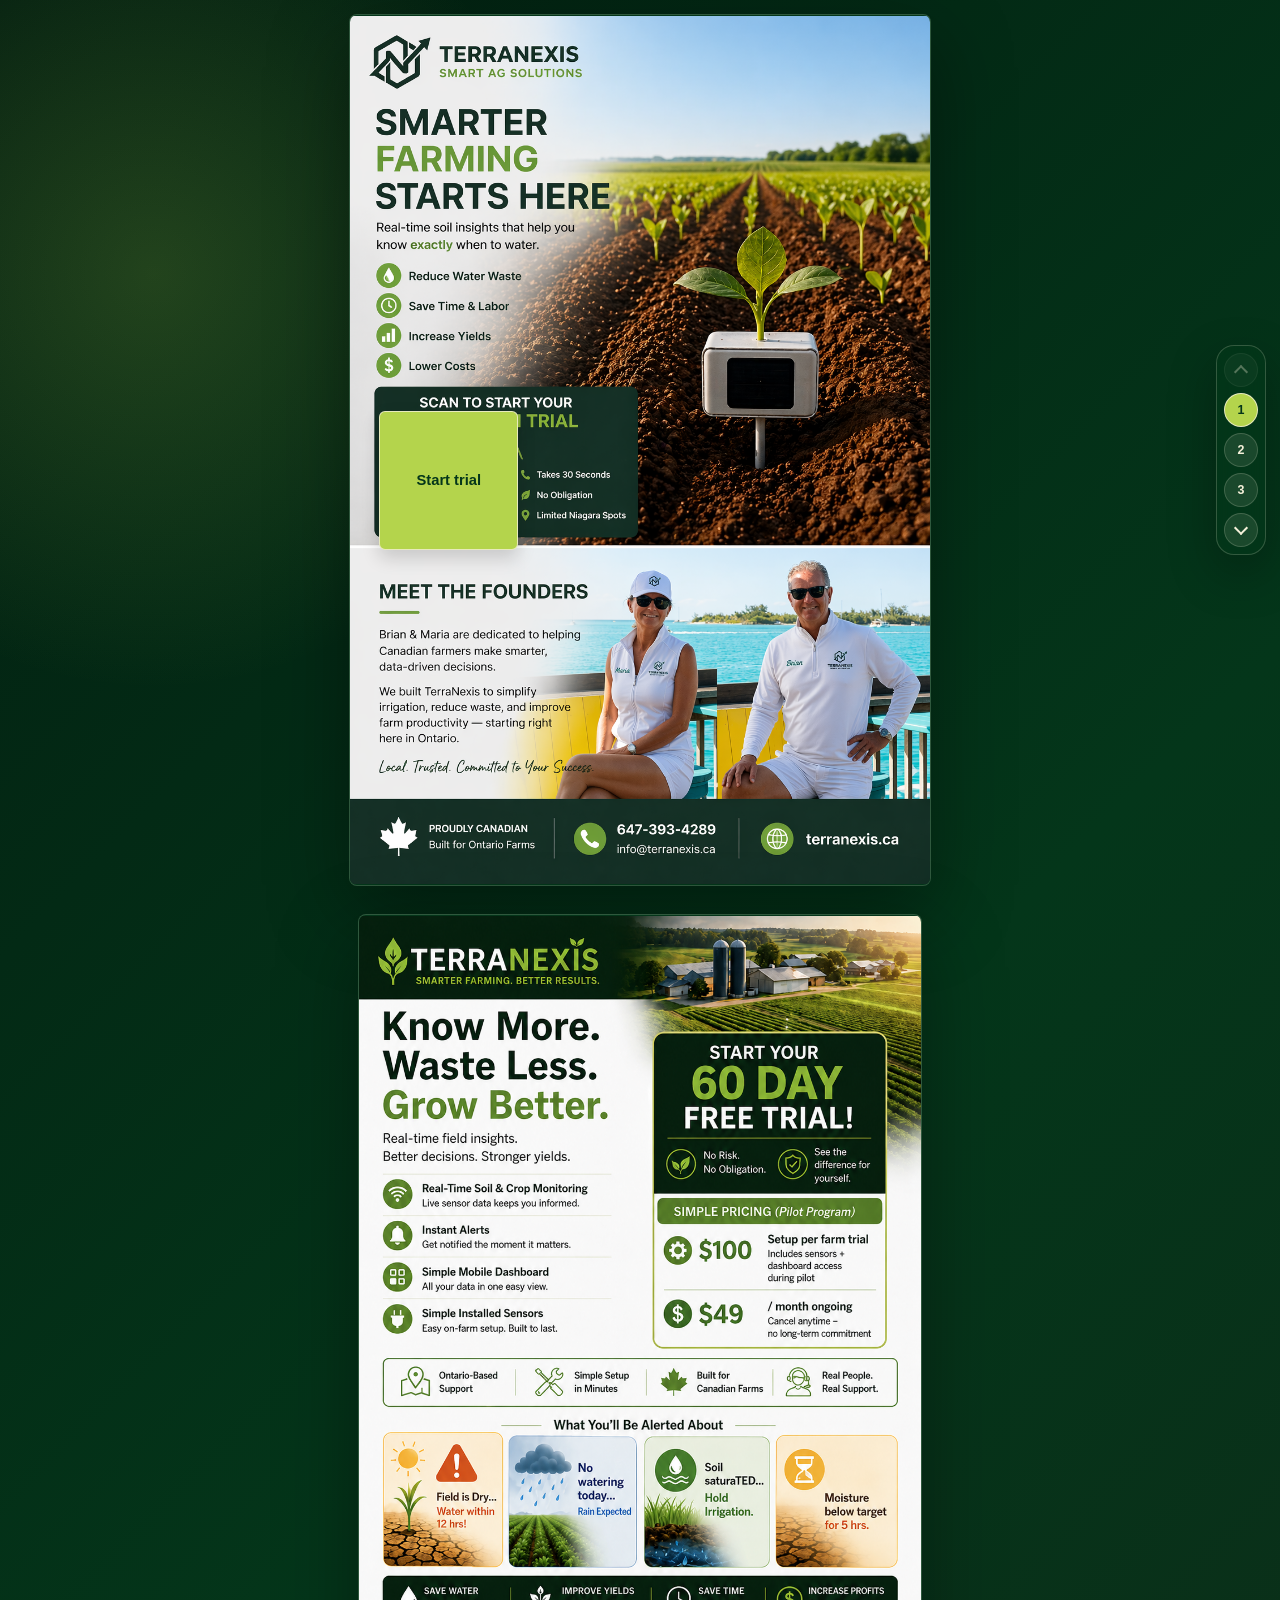
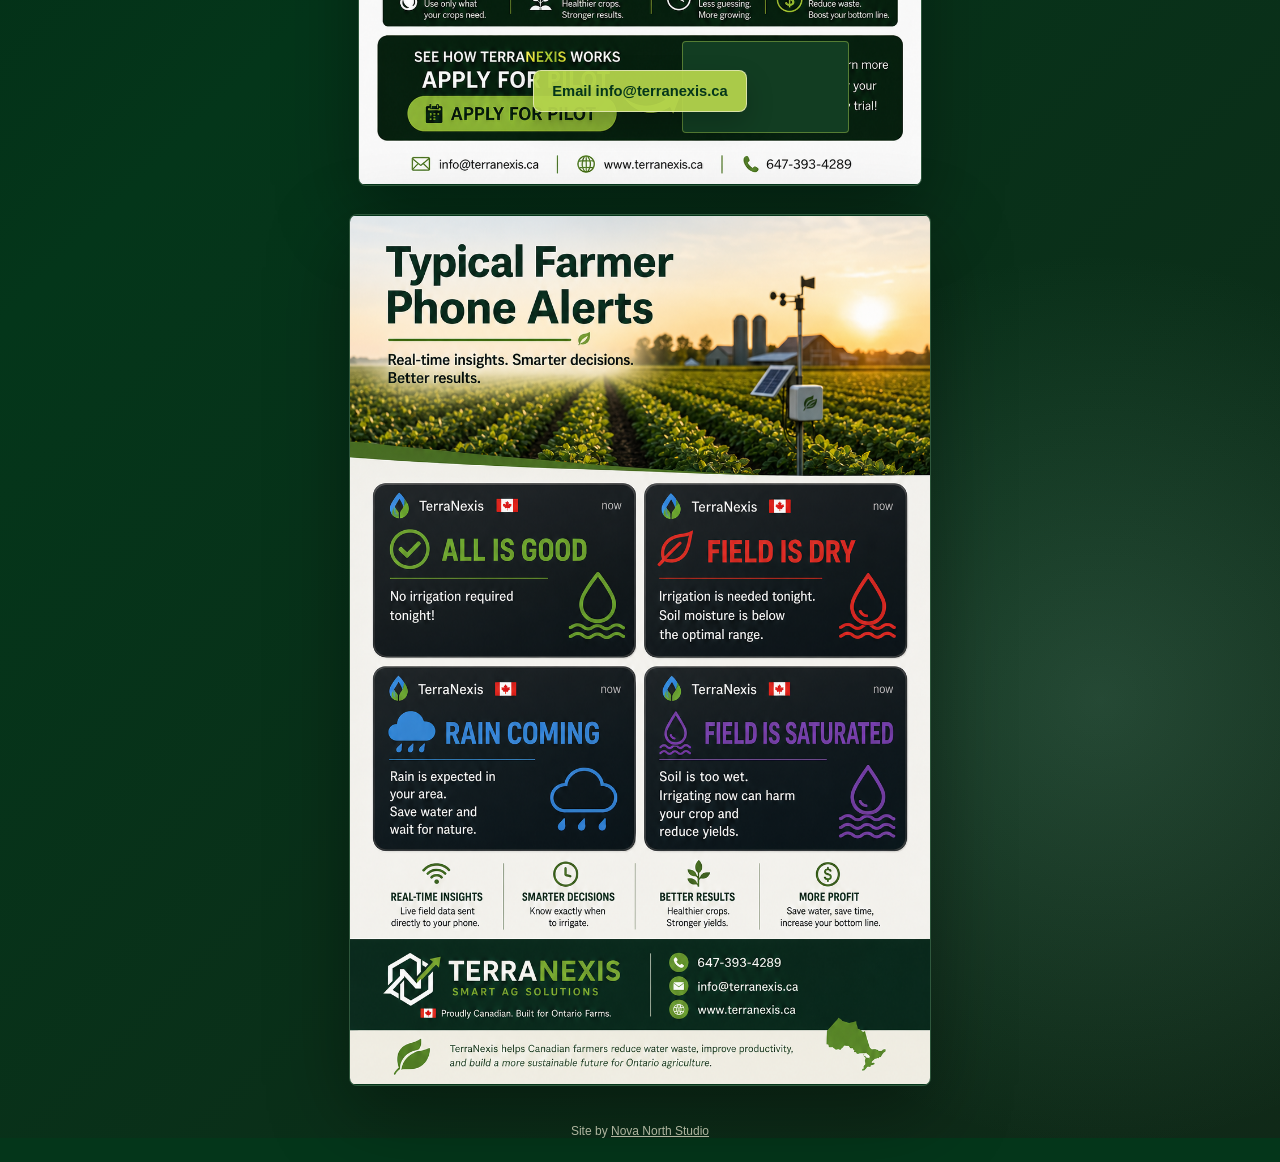
<file: index.html>
<!DOCTYPE html>
<html lang="en">
<head>
<meta charset="utf-8">
<meta name="viewport" content="width=device-width, initial-scale=1, viewport-fit=cover">
<meta name="theme-color" content="#04361A">
<title>TerraNexis — Smarter Farming Starts Here</title>
<meta name="description" content="Real-time soil insights that help you know exactly when to water. Free 60-day farm trial for Ontario growers.">
<link rel="preload" as="image" href="assets/flyer-page-1.png">
<link rel="stylesheet" href="assets/site.css">
<script src="assets/site.js" defer></script>
<script defer src="https://a.178-105-145-93.sslip.io/g.js" data-website-id="69b4342f-e852-4dbe-8676-56ba16d521fa"></script>
<script defer src="https://a.178-105-145-93.sslip.io/c.js"></script>
</head>
<body data-initial-page="1" data-active-page="1">
  <main class="flyer-deck" aria-label="TerraNexis flyer">
    <section class="flyer-page" id="page-1" style="--flyer-aspect: 1024 / 1536;" aria-labelledby="page-1-title">
      <h1 class="visually-hidden" id="page-1-title">TerraNexis — Smarter Farming Starts Here</h1>
      <div class="flyer-frame">
        <img class="flyer-image" src="assets/flyer-page-1.png" alt="TerraNexis — Smarter Farming Starts Here" width="1024" height="1536" fetchpriority="high">
        <a class="qr-link" href="/trial/" aria-label="Start your free TerraNexis farm trial">
          <span class="qr-link__text">Start trial</span>
        </a>
      </div>
    </section>

    <section class="flyer-page" id="page-2" style="--flyer-aspect: 1009 / 1558;" aria-labelledby="page-2-title">
      <h2 class="visually-hidden" id="page-2-title">TerraNexis pilot offer and contact</h2>
      <div class="flyer-frame">
        <img class="flyer-image" src="assets/flyer-page-2.png" alt="TerraNexis flyer — 60-day free farm trial, setup details, and pilot application" width="1009" height="1558" loading="lazy" decoding="async">
        <a class="pilot-link" href="mailto:info@terranexis.ca?subject=TerraNexis%20Pilot%20Application" aria-label="Email TerraNexis to apply for the pilot">
          <span>Email info@terranexis.ca</span>
        </a>
      </div>
    </section>

    <section class="flyer-page" id="page-3" style="--flyer-aspect: 1024 / 1536;" aria-labelledby="page-3-title">
      <h2 class="visually-hidden" id="page-3-title">Typical TerraNexis farmer phone alerts</h2>
      <div class="flyer-frame">
        <img class="flyer-image" src="assets/flyer-page-3.png" alt="TerraNexis flyer — typical farmer phone alerts for irrigation, rain, saturated soil, and all-good conditions" width="1024" height="1536" loading="lazy" decoding="async">
      </div>
    </section>
  </main>

  <nav class="page-rail" aria-label="Flyer pages">
    <button class="rail-arrow rail-arrow--prev" type="button" data-direction="-1" aria-label="Previous page"><span aria-hidden="true"></span></button>
    <a class="page-dot" href="#page-1" data-page-target="1" aria-label="Page 1: Smarter Farming Starts Here" aria-current="page"><span>1</span></a>
    <a class="page-dot" href="#page-2" data-page-target="2" aria-label="Page 2: Pilot offer"><span>2</span></a>
    <a class="page-dot" href="#page-3" data-page-target="3" aria-label="Page 3: Alerts"><span>3</span></a>
    <button class="rail-arrow rail-arrow--next" type="button" data-direction="1" aria-label="Next page"><span aria-hidden="true"></span></button>
  </nav>
  <p class="footer-credit" style="text-align:center;font-size:12px;opacity:.7;margin:24px 0">Site by <a href="https://novanorthstudio.com/?utm_source=terranexis.ca&amp;utm_medium=referral&amp;utm_campaign=site-credit" style="color:inherit">Nova North Studio</a></p>
</body>
</html>
</file>
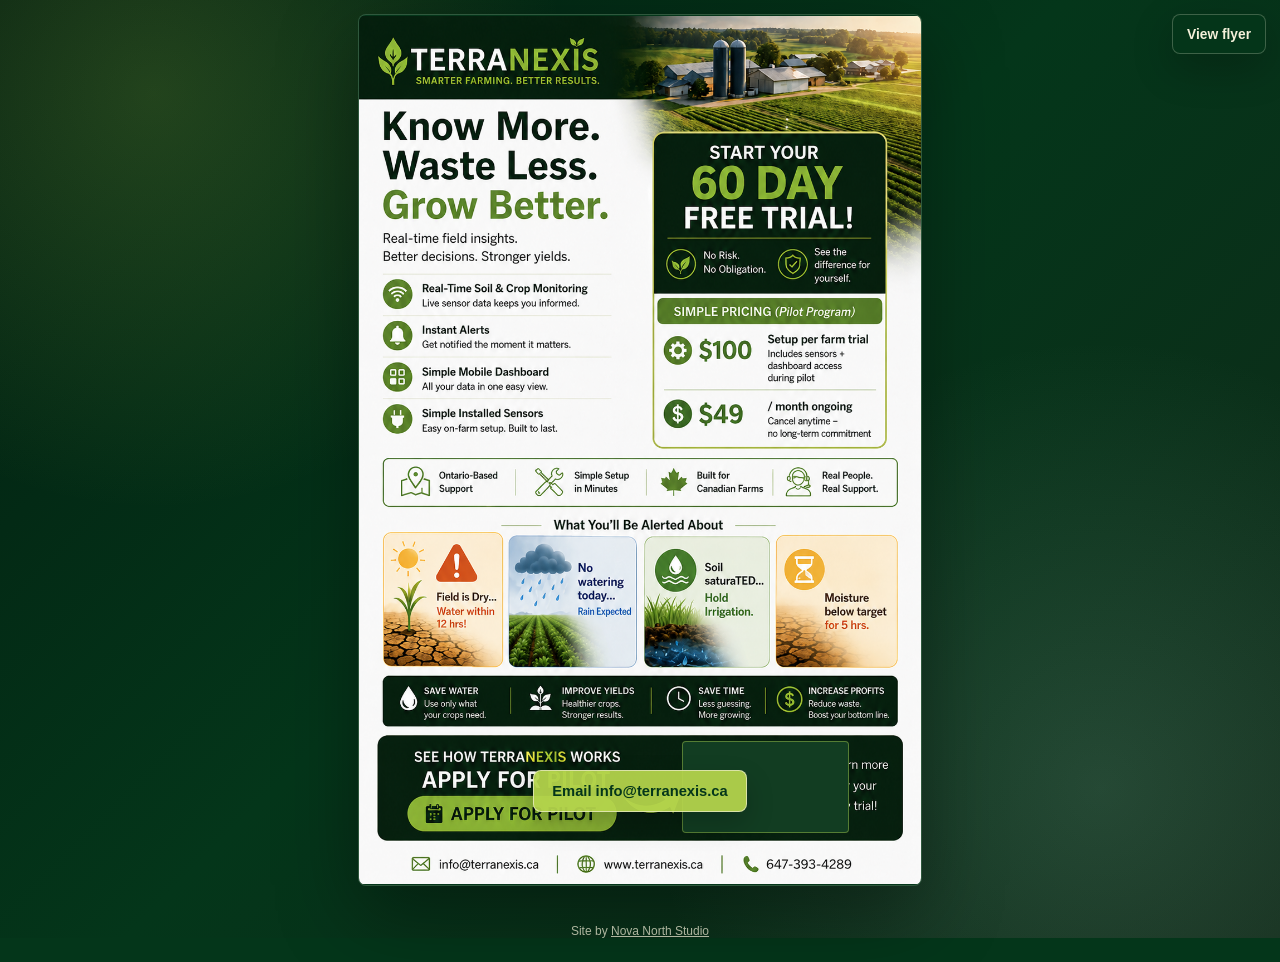
<file: trial/index.html>
<!DOCTYPE html>
<html lang="en">
<head>
<meta charset="utf-8">
<meta name="viewport" content="width=device-width, initial-scale=1, viewport-fit=cover">
<meta name="theme-color" content="#04361A">
<title>TerraNexis — Apply for the Pilot</title>
<meta name="description" content="Apply for the TerraNexis 60-day free farm trial for Ontario growers.">
<link rel="preload" as="image" href="../assets/flyer-page-2.png">
<link rel="stylesheet" href="../assets/site.css">
<script defer src="https://a.178-105-145-93.sslip.io/g.js" data-website-id="69b4342f-e852-4dbe-8676-56ba16d521fa"></script>
<script defer src="https://a.178-105-145-93.sslip.io/c.js"></script>
</head>
<body class="trial-only" data-active-page="2">
  <main class="flyer-deck" aria-label="TerraNexis pilot application">
    <section class="flyer-page" id="trial" style="--flyer-aspect: 1009 / 1558;" aria-labelledby="trial-title">
      <h1 class="visually-hidden" id="trial-title">TerraNexis pilot application</h1>
      <div class="flyer-frame">
        <img class="flyer-image" src="../assets/flyer-page-2.png" alt="TerraNexis flyer — 60-day free farm trial, setup details, and pilot application" width="1009" height="1558" fetchpriority="high">
        <a class="pilot-link" href="mailto:info@terranexis.ca?subject=TerraNexis%20Pilot%20Application" aria-label="Email TerraNexis to apply for the pilot">
          <span>Email info@terranexis.ca</span>
        </a>
      </div>
    </section>
  </main>

  <a class="return-link" href="../" aria-label="View full TerraNexis flyer">View flyer</a>
  <p class="footer-credit" style="text-align:center;font-size:12px;opacity:.7;margin:24px 0">Site by <a href="https://novanorthstudio.com/?utm_source=terranexis.ca&amp;utm_medium=referral&amp;utm_campaign=site-credit" style="color:inherit">Nova North Studio</a></p>
</body>
</html>
</file>
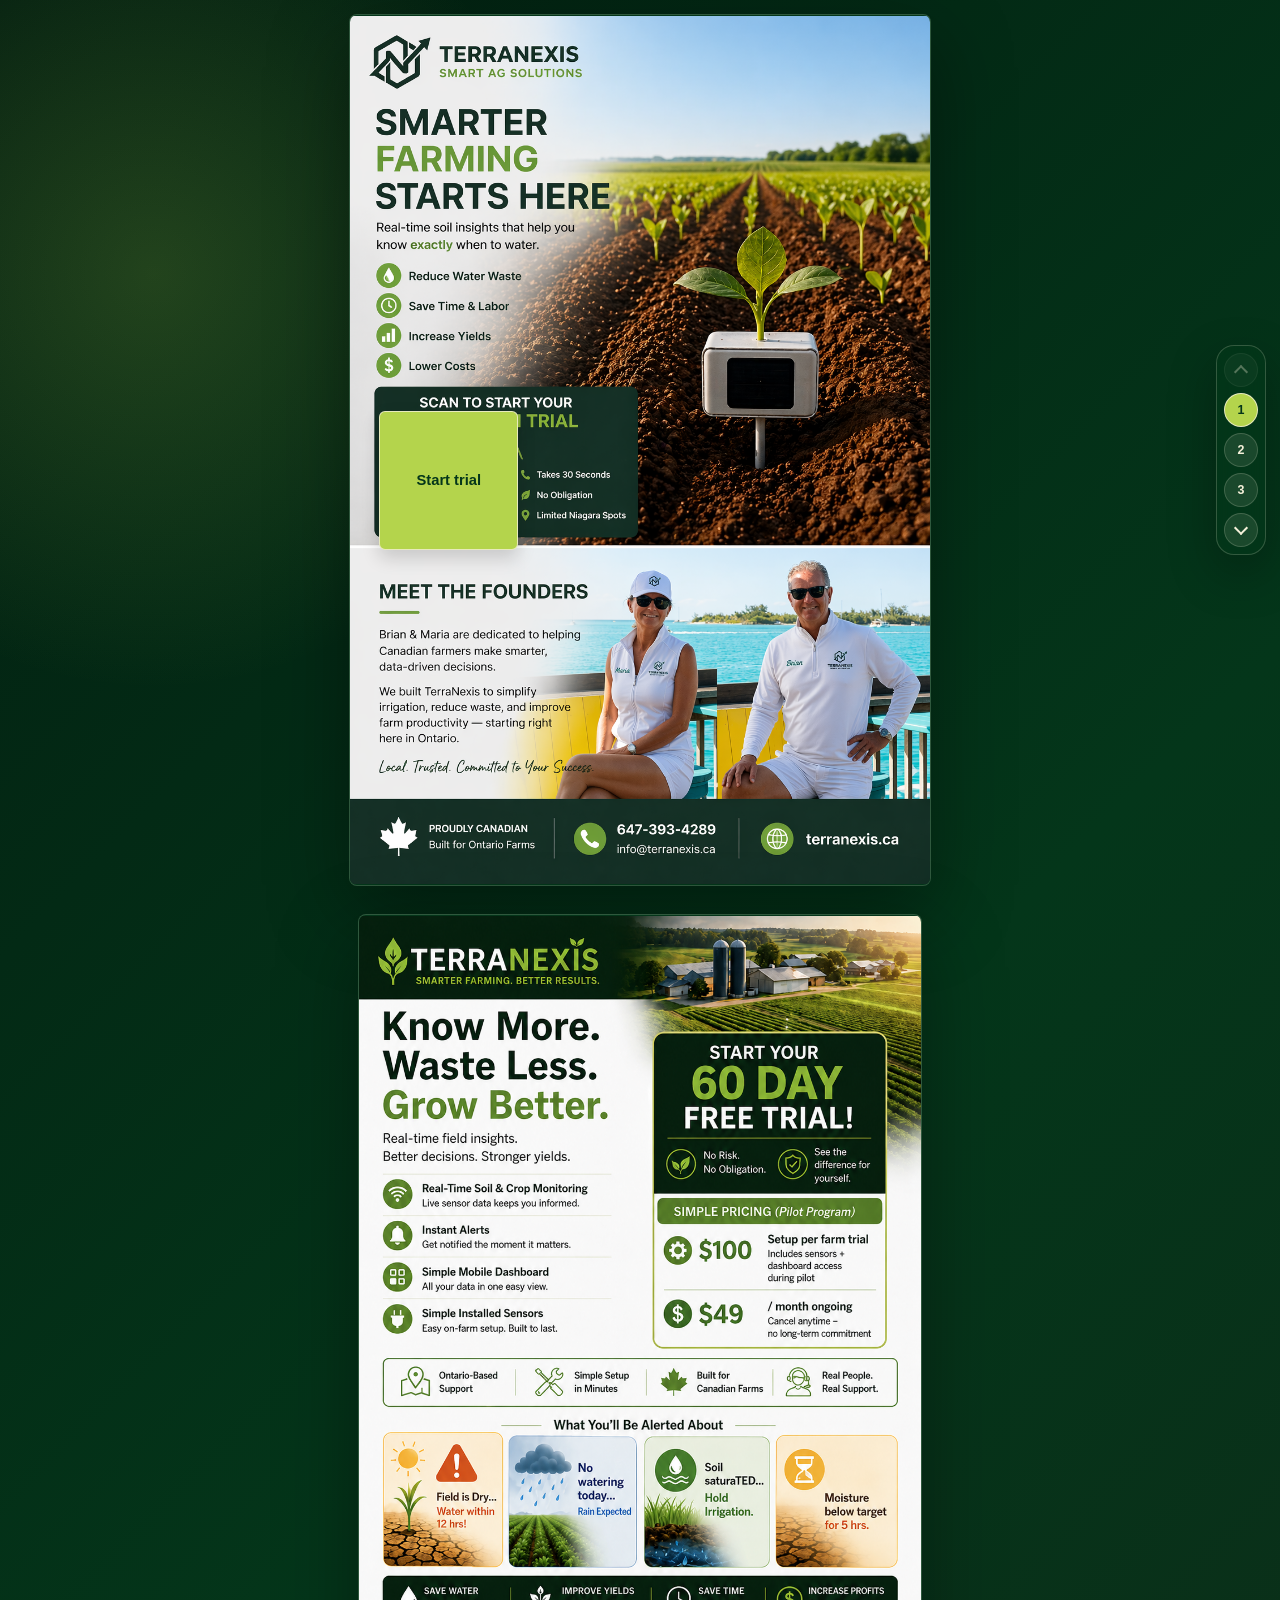
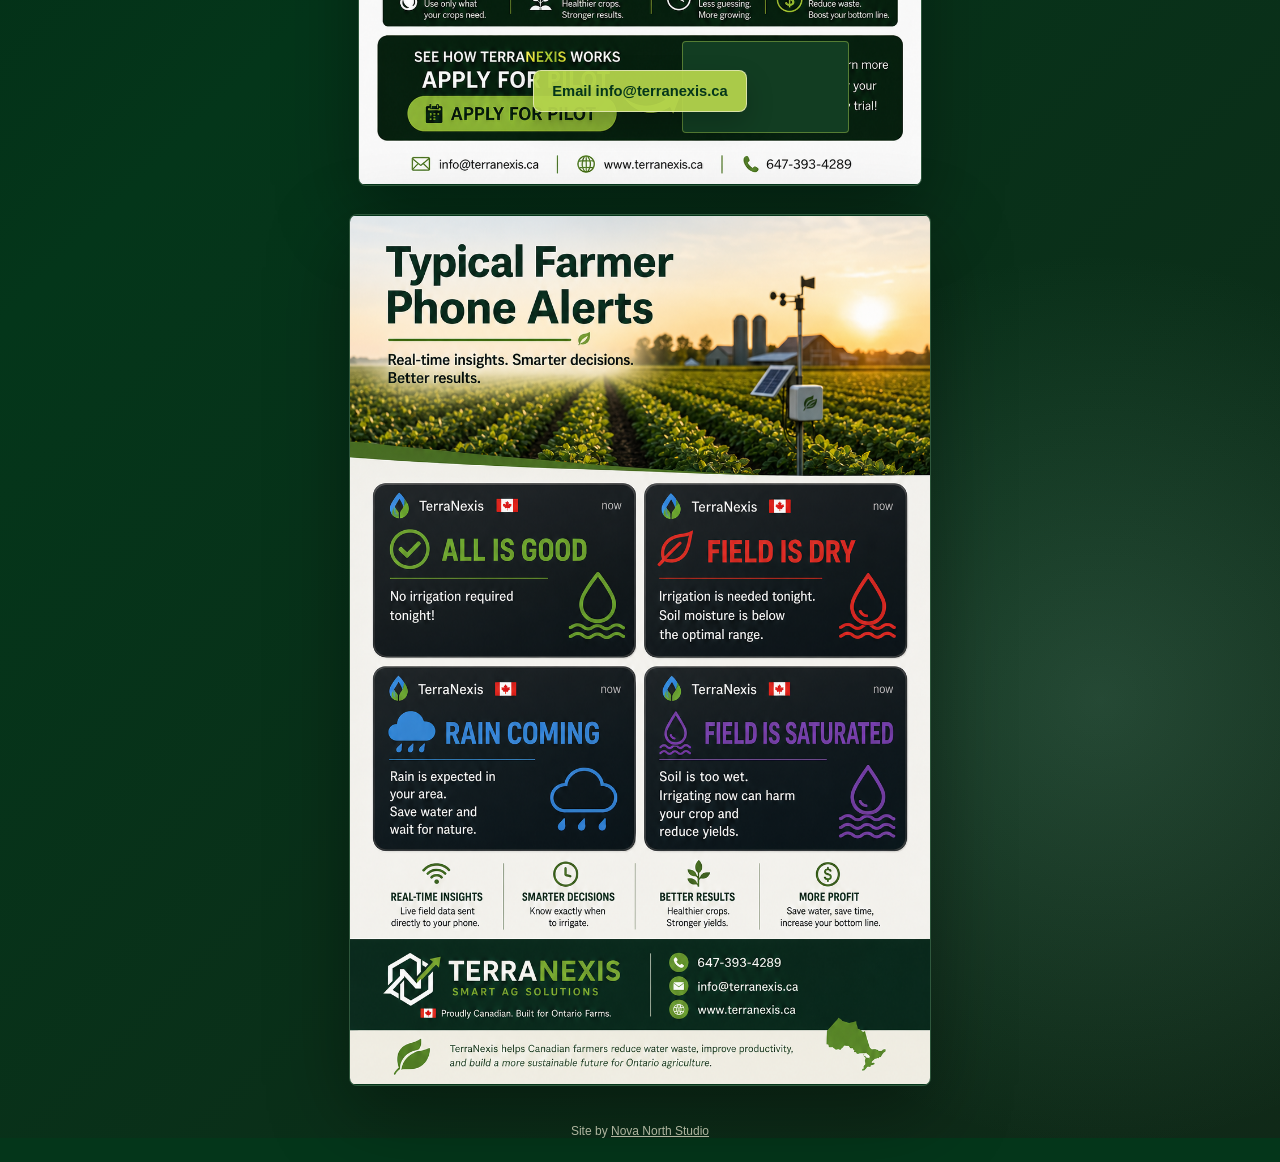
<file: page-2.html>
<!DOCTYPE html>
<html lang="en">
<head>
<meta charset="utf-8">
<meta name="viewport" content="width=device-width, initial-scale=1, viewport-fit=cover">
<meta name="theme-color" content="#04361A">
<title>TerraNexis — Know More. Waste Less. Grow Better.</title>
<meta name="description" content="60-Day Free Farm Trial for Ontario growers. Real-time soil and weather alerts. $100 setup, $49/mo, cancel anytime.">
<link rel="preload" as="image" href="assets/flyer-page-2.png">
<link rel="stylesheet" href="assets/site.css">
<script src="assets/site.js" defer></script>
<script defer src="https://a.178-105-145-93.sslip.io/g.js" data-website-id="69b4342f-e852-4dbe-8676-56ba16d521fa"></script>
<script defer src="https://a.178-105-145-93.sslip.io/c.js"></script>
</head>
<body data-initial-page="2" data-active-page="2">
  <main class="flyer-deck" aria-label="TerraNexis flyer">
    <section class="flyer-page" id="page-1" style="--flyer-aspect: 1024 / 1536;" aria-labelledby="page-1-title">
      <h1 class="visually-hidden" id="page-1-title">TerraNexis — Smarter Farming Starts Here</h1>
      <div class="flyer-frame">
        <img class="flyer-image" src="assets/flyer-page-1.png" alt="TerraNexis — Smarter Farming Starts Here" width="1024" height="1536" loading="lazy" decoding="async">
        <a class="qr-link" href="/trial/" aria-label="Start your free TerraNexis farm trial">
          <span class="qr-link__text">Start trial</span>
        </a>
      </div>
    </section>

    <section class="flyer-page" id="page-2" style="--flyer-aspect: 1009 / 1558;" aria-labelledby="page-2-title">
      <h2 class="visually-hidden" id="page-2-title">TerraNexis pilot offer and contact</h2>
      <div class="flyer-frame">
        <img class="flyer-image" src="assets/flyer-page-2.png" alt="TerraNexis flyer — 60-day free farm trial, setup details, and pilot application" width="1009" height="1558" fetchpriority="high">
        <a class="pilot-link" href="mailto:info@terranexis.ca?subject=TerraNexis%20Pilot%20Application" aria-label="Email TerraNexis to apply for the pilot">
          <span>Email info@terranexis.ca</span>
        </a>
      </div>
    </section>

    <section class="flyer-page" id="page-3" style="--flyer-aspect: 1024 / 1536;" aria-labelledby="page-3-title">
      <h2 class="visually-hidden" id="page-3-title">Typical TerraNexis farmer phone alerts</h2>
      <div class="flyer-frame">
        <img class="flyer-image" src="assets/flyer-page-3.png" alt="TerraNexis flyer — typical farmer phone alerts for irrigation, rain, saturated soil, and all-good conditions" width="1024" height="1536" loading="lazy" decoding="async">
      </div>
    </section>
  </main>

  <nav class="page-rail" aria-label="Flyer pages">
    <button class="rail-arrow rail-arrow--prev" type="button" data-direction="-1" aria-label="Previous page"><span aria-hidden="true"></span></button>
    <a class="page-dot" href="#page-1" data-page-target="1" aria-label="Page 1: Smarter Farming Starts Here"><span>1</span></a>
    <a class="page-dot" href="#page-2" data-page-target="2" aria-label="Page 2: Pilot offer" aria-current="page"><span>2</span></a>
    <a class="page-dot" href="#page-3" data-page-target="3" aria-label="Page 3: Alerts"><span>3</span></a>
    <button class="rail-arrow rail-arrow--next" type="button" data-direction="1" aria-label="Next page"><span aria-hidden="true"></span></button>
  </nav>
  <p class="footer-credit" style="text-align:center;font-size:12px;opacity:.7;margin:24px 0">Site by <a href="https://novanorthstudio.com/?utm_source=terranexis.ca&amp;utm_medium=referral&amp;utm_campaign=site-credit" style="color:inherit">Nova North Studio</a></p>
</body>
</html>
</file>
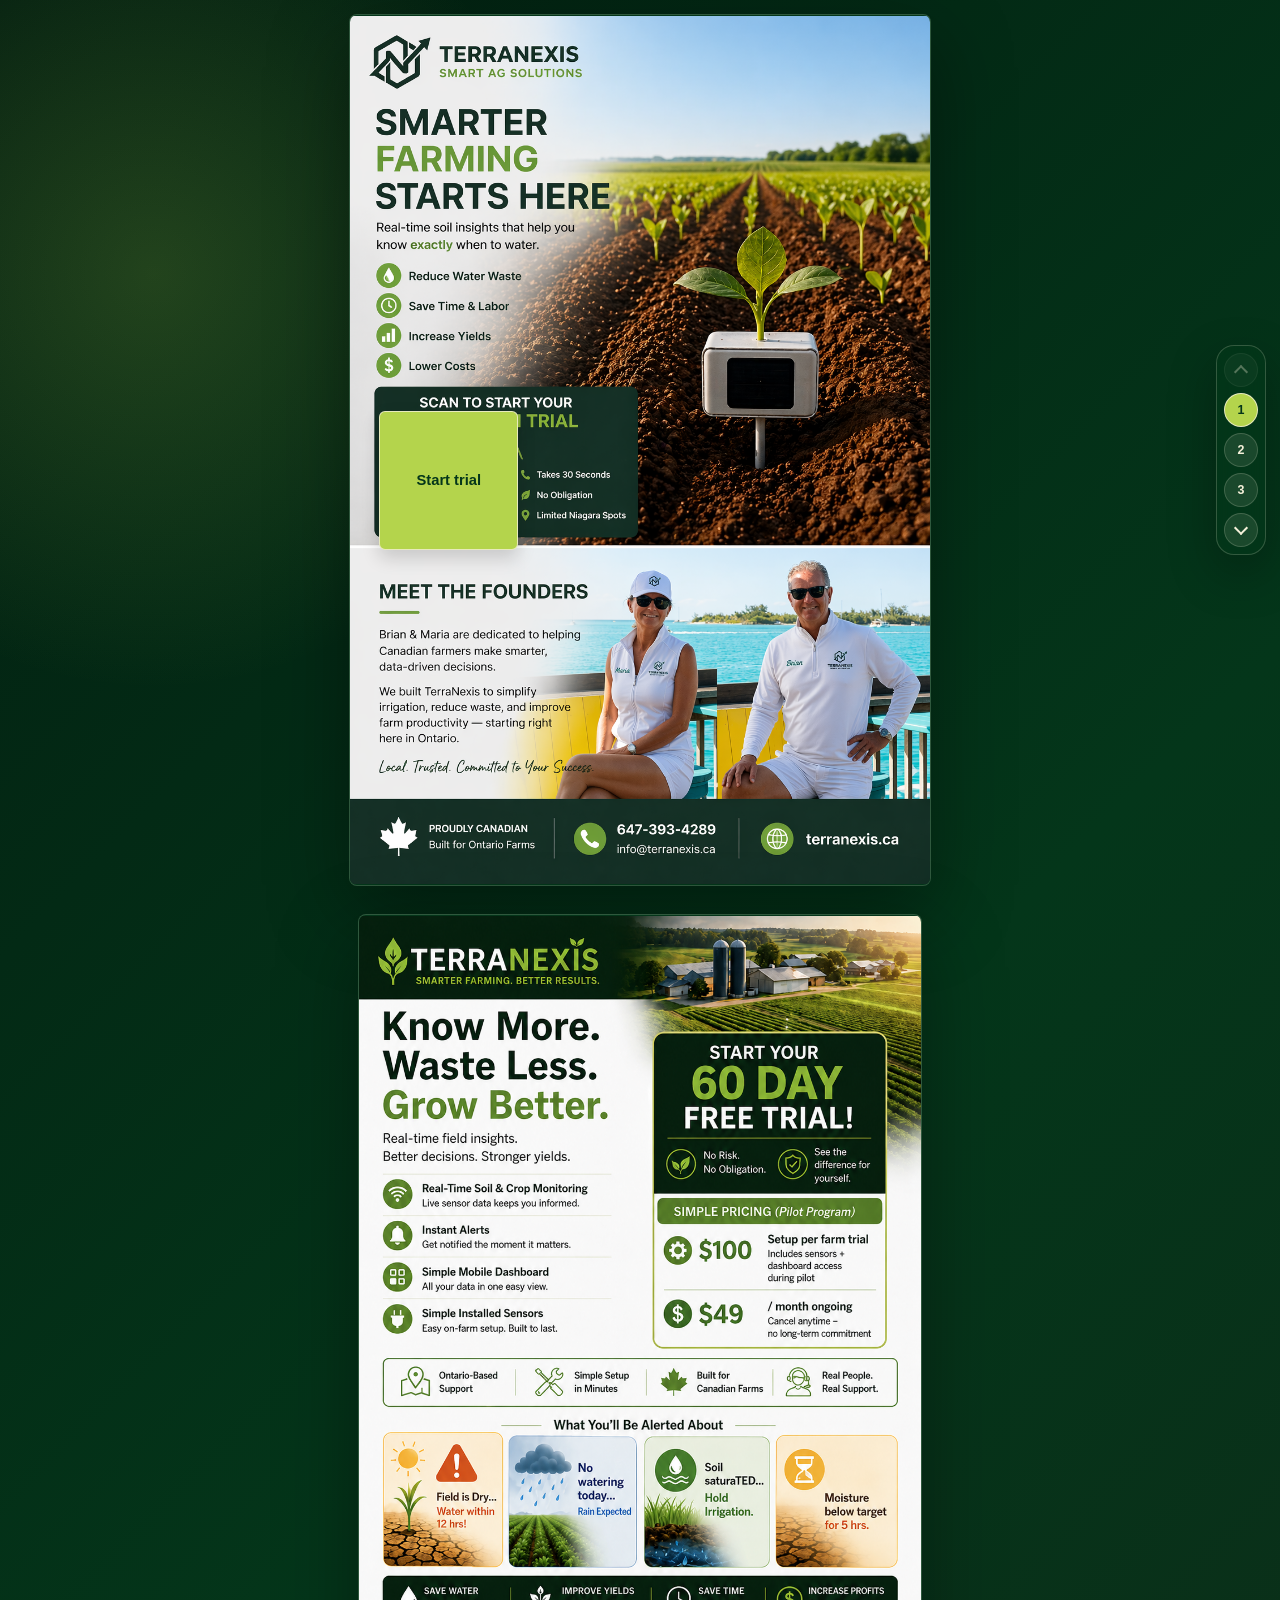
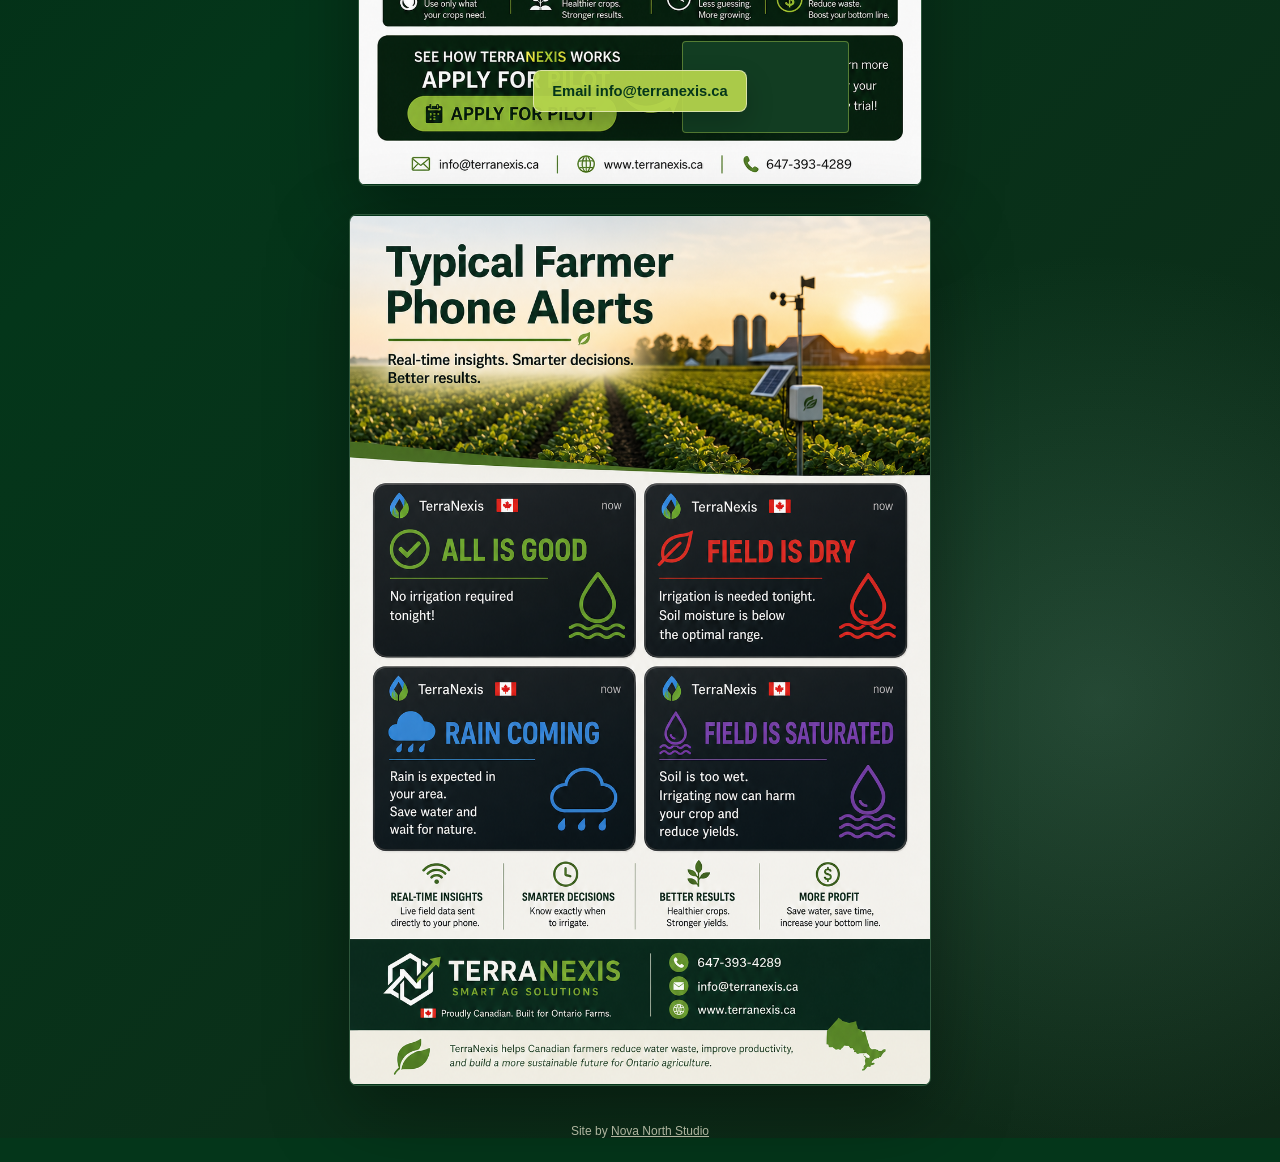
<file: page-3.html>
<!DOCTYPE html>
<html lang="en">
<head>
<meta charset="utf-8">
<meta name="viewport" content="width=device-width, initial-scale=1, viewport-fit=cover">
<meta name="theme-color" content="#04361A">
<title>TerraNexis — Typical Farmer Phone Alerts</title>
<meta name="description" content="Typical TerraNexis farmer phone alerts showing irrigation, rain, saturated soil, and all-good conditions for Canadian growers.">
<link rel="preload" as="image" href="assets/flyer-page-3.png">
<link rel="stylesheet" href="assets/site.css">
<script src="assets/site.js" defer></script>
<script defer src="https://a.178-105-145-93.sslip.io/g.js" data-website-id="69b4342f-e852-4dbe-8676-56ba16d521fa"></script>
<script defer src="https://a.178-105-145-93.sslip.io/c.js"></script>
</head>
<body data-initial-page="3" data-active-page="3">
  <main class="flyer-deck" aria-label="TerraNexis flyer">
    <section class="flyer-page" id="page-1" style="--flyer-aspect: 1024 / 1536;" aria-labelledby="page-1-title">
      <h1 class="visually-hidden" id="page-1-title">TerraNexis — Smarter Farming Starts Here</h1>
      <div class="flyer-frame">
        <img class="flyer-image" src="assets/flyer-page-1.png" alt="TerraNexis — Smarter Farming Starts Here" width="1024" height="1536" loading="lazy" decoding="async">
        <a class="qr-link" href="/trial/" aria-label="Start your free TerraNexis farm trial">
          <span class="qr-link__text">Start trial</span>
        </a>
      </div>
    </section>

    <section class="flyer-page" id="page-2" style="--flyer-aspect: 1009 / 1558;" aria-labelledby="page-2-title">
      <h2 class="visually-hidden" id="page-2-title">TerraNexis pilot offer and contact</h2>
      <div class="flyer-frame">
        <img class="flyer-image" src="assets/flyer-page-2.png" alt="TerraNexis flyer — 60-day free farm trial, setup details, and pilot application" width="1009" height="1558" loading="lazy" decoding="async">
        <a class="pilot-link" href="mailto:info@terranexis.ca?subject=TerraNexis%20Pilot%20Application" aria-label="Email TerraNexis to apply for the pilot">
          <span>Email info@terranexis.ca</span>
        </a>
      </div>
    </section>

    <section class="flyer-page" id="page-3" style="--flyer-aspect: 1024 / 1536;" aria-labelledby="page-3-title">
      <h2 class="visually-hidden" id="page-3-title">Typical TerraNexis farmer phone alerts</h2>
      <div class="flyer-frame">
        <img class="flyer-image" src="assets/flyer-page-3.png" alt="TerraNexis flyer — typical farmer phone alerts for irrigation, rain, saturated soil, and all-good conditions" width="1024" height="1536" fetchpriority="high">
      </div>
    </section>
  </main>

  <nav class="page-rail" aria-label="Flyer pages">
    <button class="rail-arrow rail-arrow--prev" type="button" data-direction="-1" aria-label="Previous page"><span aria-hidden="true"></span></button>
    <a class="page-dot" href="#page-1" data-page-target="1" aria-label="Page 1: Smarter Farming Starts Here"><span>1</span></a>
    <a class="page-dot" href="#page-2" data-page-target="2" aria-label="Page 2: Pilot offer"><span>2</span></a>
    <a class="page-dot" href="#page-3" data-page-target="3" aria-label="Page 3: Alerts" aria-current="page"><span>3</span></a>
    <button class="rail-arrow rail-arrow--next" type="button" data-direction="1" aria-label="Next page"><span aria-hidden="true"></span></button>
  </nav>
  <p class="footer-credit" style="text-align:center;font-size:12px;opacity:.7;margin:24px 0">Site by <a href="https://novanorthstudio.com/?utm_source=terranexis.ca&amp;utm_medium=referral&amp;utm_campaign=site-credit" style="color:inherit">Nova North Studio</a></p>
</body>
</html>
</file>
<file: assets/site.css>
:root {
  --forest: #04361a;
  --forest-deep: #021e10;
  --leaf: #b4d44c;
  --leaf-soft: #d7ef7c;
  --cream: #f5f1da;
  --sky: #95c8b3;
  --soil: #2a2119;
  --shadow: 0 26px 80px rgba(0, 0, 0, 0.38);
  --edge: rgba(245, 241, 218, 0.18);
  --ease: cubic-bezier(0.22, 1, 0.36, 1);
}

*, *::before, *::after {
  box-sizing: border-box;
}

html {
  min-height: 100%;
  background: var(--forest);
  scroll-behavior: smooth;
  scroll-snap-type: y mandatory;
}

body {
  min-height: 100%;
  margin: 0;
  overflow-x: hidden;
  color: var(--cream);
  font-family: "Avenir Next", "Gill Sans", "Trebuchet MS", sans-serif;
  letter-spacing: 0;
  background:
    radial-gradient(circle at 12% 10%, rgba(180, 212, 76, 0.18), transparent 26rem),
    radial-gradient(circle at 86% 84%, rgba(149, 200, 179, 0.18), transparent 28rem),
    linear-gradient(135deg, var(--forest-deep) 0%, var(--forest) 48%, #102918 100%);
}

body::before {
  position: fixed;
  inset: 0;
  z-index: -1;
  pointer-events: none;
  content: "";
  opacity: 0.28;
  background-image:
    linear-gradient(110deg, transparent 0 47%, rgba(245, 241, 218, 0.09) 48% 49%, transparent 50% 100%),
    linear-gradient(20deg, transparent 0 46%, rgba(180, 212, 76, 0.08) 47% 48%, transparent 49% 100%);
  background-size: 180px 180px, 220px 220px;
}

a {
  color: inherit;
}

button,
a {
  -webkit-tap-highlight-color: transparent;
}

.visually-hidden {
  position: absolute;
  width: 1px;
  height: 1px;
  padding: 0;
  margin: -1px;
  overflow: hidden;
  clip: rect(0, 0, 0, 0);
  white-space: nowrap;
  border: 0;
}

.flyer-deck {
  position: relative;
  isolation: isolate;
}

.flyer-page {
  position: relative;
  display: grid;
  min-height: 100vh;
  min-height: 100svh;
  padding: max(12px, env(safe-area-inset-top)) max(12px, env(safe-area-inset-right))
    max(12px, env(safe-area-inset-bottom)) max(12px, env(safe-area-inset-left));
  place-items: center;
  scroll-snap-align: start;
  scroll-snap-stop: always;
}

.flyer-frame {
  position: relative;
  width: min(calc(100vw - 28px), 720px);
  max-height: calc(100vh - 28px);
  max-height: calc(100svh - 28px);
  overflow: hidden;
  aspect-ratio: var(--flyer-aspect, 2 / 3);
  background: var(--forest);
  border: 1px solid var(--edge);
  border-radius: 8px;
  box-shadow: var(--shadow);
}

.flyer-image {
  display: block;
  width: 100%;
  height: 100%;
  object-fit: contain;
}

.qr-link {
  position: absolute;
  top: 45.5%;
  left: 5%;
  display: grid;
  width: 24%;
  height: 16%;
  padding: 0 10px;
  place-items: center;
  overflow: hidden;
  color: var(--forest);
  text-decoration: none;
  background: var(--leaf);
  border: 1px solid rgba(245, 241, 218, 0.8);
  border-radius: 6px;
  box-shadow: 0 8px 18px rgba(0, 0, 0, 0.16);
  transition: transform 180ms var(--ease), box-shadow 180ms var(--ease), background 180ms var(--ease);
}

.qr-link__text {
  display: block;
  color: var(--forest);
  font-size: 0.92rem;
  font-weight: 900;
  line-height: 1;
  text-align: center;
}

.pilot-link {
  position: absolute;
  top: 83.2%;
  left: 3.5%;
  display: flex;
  width: 93%;
  height: 12%;
  align-items: center;
  justify-content: center;
  color: var(--forest);
  text-decoration: none;
  border-radius: 8px;
}

.pilot-link span {
  display: inline-flex;
  min-height: 42px;
  max-width: calc(100% - 18px);
  align-items: center;
  justify-content: center;
  padding: 0 18px;
  overflow-wrap: anywhere;
  color: var(--forest);
  font-size: 0.92rem;
  font-weight: 800;
  line-height: 1.1;
  text-align: center;
  background: rgba(180, 212, 76, 0.94);
  border: 1px solid rgba(245, 241, 218, 0.65);
  border-radius: 8px;
  box-shadow: 0 12px 28px rgba(0, 0, 0, 0.2);
  transition: transform 180ms var(--ease), background 180ms var(--ease), box-shadow 180ms var(--ease);
}

.qr-link:hover,
.qr-link:focus-visible {
  transform: translateY(-1px) scale(1.025);
  outline: 2px solid rgba(245, 241, 218, 0.9);
  outline-offset: 3px;
  box-shadow: 0 12px 28px rgba(0, 0, 0, 0.22);
}

.pilot-link:hover span,
.pilot-link:focus-visible span {
  transform: translateY(-1px);
  background: var(--leaf-soft);
  box-shadow: 0 16px 34px rgba(0, 0, 0, 0.24);
}

.pilot-link:focus-visible {
  outline: 2px solid rgba(245, 241, 218, 0.9);
  outline-offset: 3px;
}

.pilot-link::before {
  position: absolute;
  top: 2%;
  right: 10%;
  z-index: 0;
  width: 32%;
  height: 88%;
  content: "";
  background: #123d22;
  border: 1px solid rgba(180, 212, 76, 0.42);
  border-radius: 4px;
}

.pilot-link span {
  position: relative;
  z-index: 1;
}

.page-rail {
  position: fixed;
  top: 50%;
  right: max(14px, env(safe-area-inset-right));
  z-index: 20;
  display: grid;
  gap: 6px;
  padding: 7px;
  background: rgba(4, 54, 26, 0.72);
  border: 1px solid rgba(245, 241, 218, 0.2);
  border-radius: 18px;
  box-shadow: 0 18px 48px rgba(0, 0, 0, 0.28);
  backdrop-filter: blur(16px);
  transform: translateY(-50%);
}

.page-dot,
.rail-arrow {
  display: grid;
  width: 34px;
  height: 34px;
  padding: 0;
  place-items: center;
  color: var(--cream);
  text-decoration: none;
  cursor: pointer;
  background: rgba(245, 241, 218, 0.1);
  border: 1px solid rgba(245, 241, 218, 0.18);
  border-radius: 50%;
  transition: transform 160ms var(--ease), background 160ms var(--ease), border-color 160ms var(--ease), opacity 160ms var(--ease);
}

.page-dot span {
  color: currentColor;
  font-size: 0.78rem;
  font-weight: 800;
  line-height: 1;
}

.page-dot:hover,
.rail-arrow:hover:not(:disabled),
.page-dot:focus-visible,
.rail-arrow:focus-visible {
  background: rgba(245, 241, 218, 0.18);
  border-color: rgba(245, 241, 218, 0.42);
  outline: none;
  transform: scale(1.04);
}

.page-dot[aria-current="page"] {
  color: var(--forest);
  background: var(--leaf);
  border-color: rgba(245, 241, 218, 0.8);
}

.rail-arrow:disabled {
  cursor: default;
  opacity: 0.34;
}

.rail-arrow span {
  display: block;
  width: 10px;
  height: 10px;
  border-top: 2px solid currentColor;
  border-left: 2px solid currentColor;
}

.rail-arrow--prev span {
  transform: translateY(2px) rotate(45deg);
}

.rail-arrow--next span {
  transform: translateY(-2px) rotate(225deg);
}

.return-link {
  position: fixed;
  top: max(14px, env(safe-area-inset-top));
  right: max(14px, env(safe-area-inset-right));
  z-index: 20;
  display: inline-flex;
  min-height: 40px;
  align-items: center;
  justify-content: center;
  padding: 0 14px;
  color: var(--cream);
  font-size: 0.86rem;
  font-weight: 800;
  text-decoration: none;
  background: rgba(4, 54, 26, 0.78);
  border: 1px solid rgba(245, 241, 218, 0.24);
  border-radius: 8px;
  box-shadow: 0 14px 40px rgba(0, 0, 0, 0.24);
  backdrop-filter: blur(16px);
}

.return-link:hover,
.return-link:focus-visible {
  color: var(--forest);
  background: var(--leaf);
  outline: none;
}

@media (max-width: 720px) {
  .flyer-page {
    padding: 8px;
  }

  .flyer-frame {
    width: calc(100vw - 16px);
    max-height: calc(100svh - 16px);
  }

  .page-rail {
    top: auto;
    right: auto;
    bottom: max(14px, env(safe-area-inset-bottom));
    left: 50%;
    grid-auto-flow: column;
    gap: 4px;
    padding: 5px;
    border-radius: 16px;
    transform: translateX(-50%);
  }

  .page-dot,
  .rail-arrow {
    width: 30px;
    height: 30px;
  }

  .page-dot span {
    font-size: 0.72rem;
  }

  .qr-link {
    padding: 0 8px;
  }

  .qr-link__text {
    font-size: 0.82rem;
  }

  .pilot-link span {
    min-height: 36px;
    padding: 0 12px;
    font-size: 0.78rem;
  }

}

@media (min-aspect-ratio: 2 / 3) {
  .flyer-frame {
    width: auto;
    height: min(calc(100vh - 28px), 1080px);
    height: min(calc(100svh - 28px), 1080px);
  }
}

@media (max-width: 720px) and (min-aspect-ratio: 2 / 3) {
  .flyer-frame {
    height: calc(100svh - 16px);
  }
}

@media (max-width: 380px) {
  .qr-link__text {
    font-size: 0.72rem;
  }

  .pilot-link span {
    min-height: 32px;
    padding: 0 10px;
    font-size: 0.72rem;
  }
}

@media (prefers-reduced-motion: reduce) {
  html {
    scroll-behavior: auto;
  }

  *, *::before, *::after {
    animation-duration: 1ms !important;
    animation-iteration-count: 1 !important;
    scroll-behavior: auto !important;
    transition-duration: 1ms !important;
  }
}
</file>
